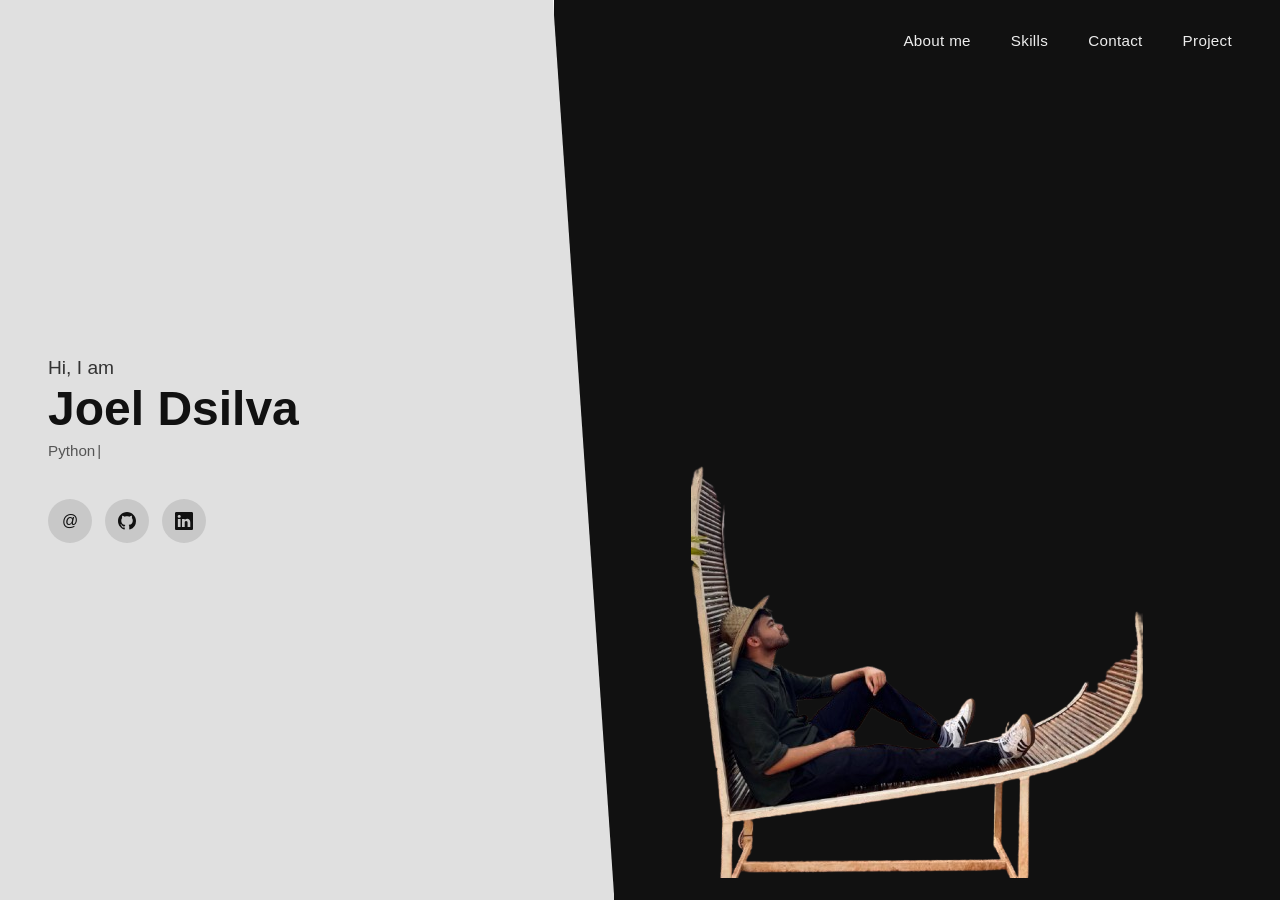
<file: templates/index.html>
<!DOCTYPE html>
<html lang="en">
<head>
    <meta charset="UTF-8">
    <meta name="viewport" content="width=device-width, initial-scale=1.0">
    <title>Personal Portfolio</title>
    <link rel="stylesheet" href="/static/style.css">
</head>
<body>
    <nav>
    <div class="container">
      <div class="left">
        <p class="greeting">Hi, I am</p>
        <h1>Joel Dsilva</h1>
        <p class="role">Python Django Backend Developer | Fresher</p>
        <div class="social-links">
          <a href="mailto:joeldsilva0804@email.com?subject=Hello Joel!" title="Email">@</a>
          <a href="https://github.com/Joel0804" target="_blank" title="GitHub">
            <svg width="18" height="18" fill="currentColor" viewBox="0 0 16 16">
              <path d="M8 0C3.58 0 0 3.58 0 8c0 3.54 2.29 6.53 5.47 7.59.4.07.55-.17.55-.38 0-.19-.01-.82-.01-1.49-2.01.37-2.53-.49-2.69-.94-.09-.23-.48-.94-.82-1.13-.28-.15-.68-.52-.01-.53.63-.01 1.08.58 1.23.82.72 1.21 1.87.87 2.33.66.07-.52.28-.87.51-1.07-1.78-.2-3.64-.89-3.64-3.95 0-.87.31-1.59.82-2.15-.08-.2-.36-1.02.08-2.12 0 0 .67-.21 2.2.82.64-.18 1.32-.27 2-.27.68 0 1.36.09 2 .27 1.53-1.04 2.2-.82 2.2-.82.44 1.1.16 1.92.08 2.12.51.56.82 1.27.82 2.15 0 3.07-1.87 3.75-3.65 3.95.29.25.54.73.54 1.48 0 1.07-.01 1.93-.01 2.2 0 .21.15.46.55.38A8.013 8.013 0 0 0 16 8c0-4.42-3.58-8-8-8z"/>
            </svg>
          </a>
          <a href="https://www.linkedin.com/in/joel-dsilva-855524310/" target="_blank" title="LinkedIn">
            <svg width="18" height="18" fill="currentColor" viewBox="0 0 16 16">
              <path d="M0 1.146C0 .513.526 0 1.175 0h13.65C15.474 0 16 .513 16 1.146v13.708c0 .633-.526 1.146-1.175 1.146H1.175C.526 16 0 15.487 0 14.854V1.146zm4.943 12.248V6.169H2.542v7.225h2.401zm-1.2-8.212c.837 0 1.358-.554 1.358-1.248-.015-.709-.52-1.248-1.342-1.248-.822 0-1.359.54-1.359 1.248 0 .694.521 1.248 1.327 1.248h.016zm4.908 8.212V9.359c0-.216.016-.432.08-.586.173-.431.568-.878 1.232-.878.869 0 1.216.662 1.216 1.634v3.865h2.401V9.25c0-2.22-1.184-3.252-2.764-3.252-1.274 0-1.845.7-2.165 1.193v.025h-.016a5.54 5.54 0 0 1 .016-.025V6.169h-2.4c.03.678 0 7.225 0 7.225h2.4z"/>
            </svg>
          </a>
        </div>
      </div>
      <div class="right">
        <div class="nav-links">
          <a href="/about">About me</a>
          <a href="/skills">Skills</a>
          <a href="/contact">Contact</a>
          <a href="/projects">Project</a>
        </div>
         <div class="hero-photo">
             <img src="/static/joel-removebg-preview.png" alt="Joel Dsilva">
        </div>
      </div>
    </div>
    </nav>
  <script src="/static/main.js"></script>
</body>
</html>
</file>
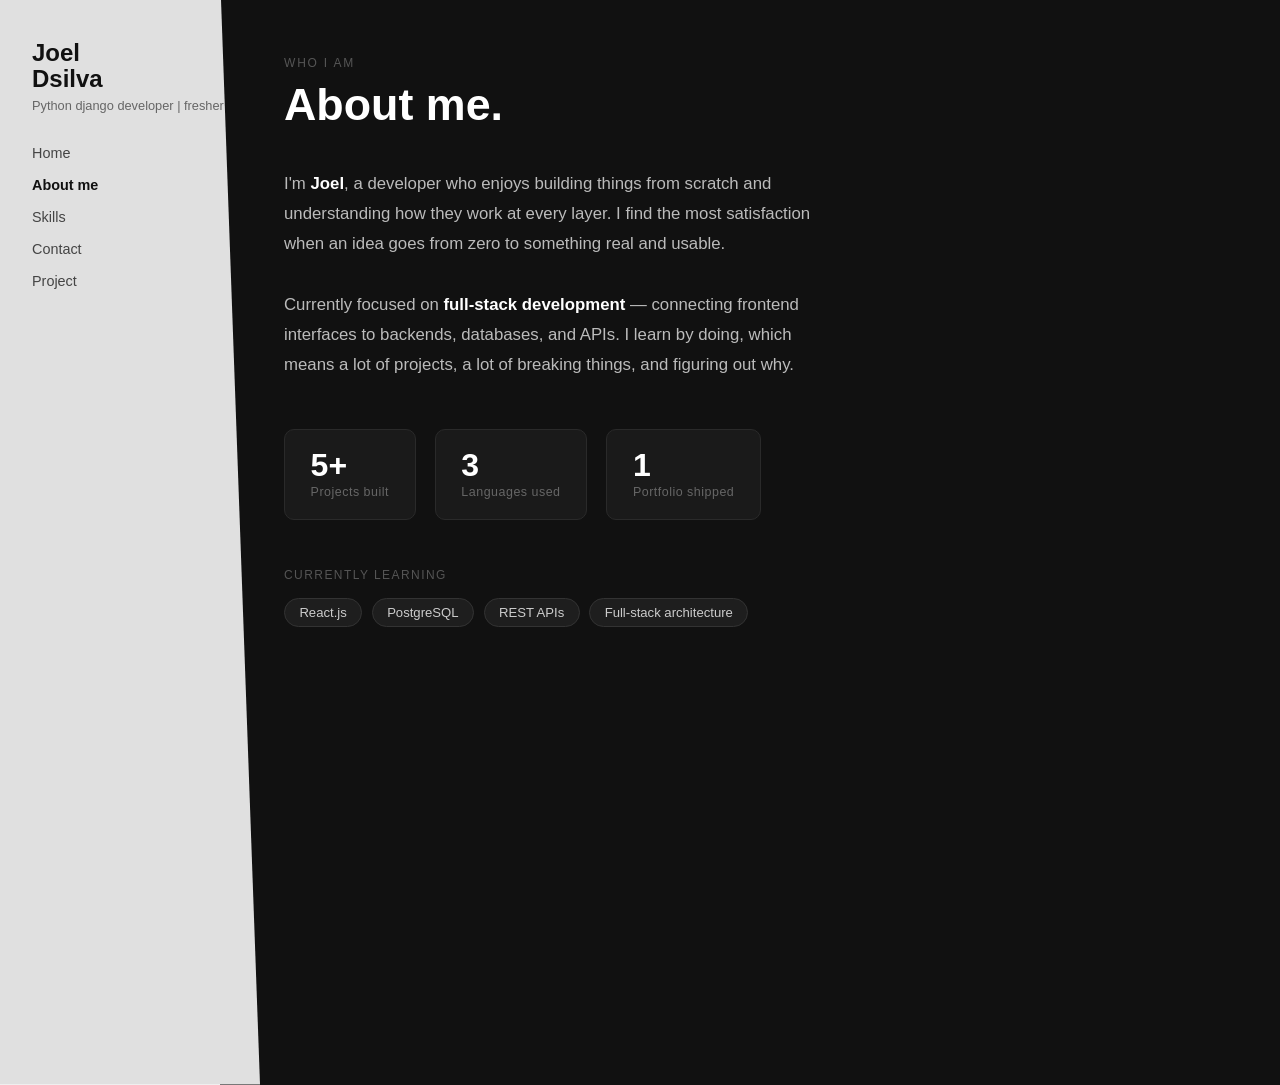
<file: templates/about.html>
<!DOCTYPE html>
<html lang="en">
<head>
  <meta charset="UTF-8">
  <meta name="viewport" content="width=device-width, initial-scale=1.0">
  <title>About — Joel Dsilva</title>
  <link rel="stylesheet" href="/static/style.css">
  <style>
    body { overflow-y: auto; }

    .page-layout {
      min-height: 100vh;
      display: flex;
    }

    /* reuse left sidebar */
    .sidebar {
      width: 260px;
      min-width: 220px;
      background: #e0e0e0;
      display: flex;
      flex-direction: column;
      justify-content: space-between;
      padding: 2.5rem 2rem;
      clip-path: polygon(0 0, 85% 0, 100% 100%, 0 100%);
      z-index: 1;
      position: relative;
    }

    .sidebar-name {
      font-size: 1.5rem;
      font-weight: 900;
      color: #111;
      line-height: 1.1;
      margin-bottom: 0.3rem;
    }

    .sidebar-role {
      font-size: 0.8rem;
      color: #666;
      margin-bottom: 2rem;
    }

    .sidebar-nav {
      display: flex;
      flex-direction: column;
      gap: 1rem;
    }

    .sidebar-nav a {
      color: #444;
      text-decoration: none;
      font-size: 0.9rem;
      transition: color 0.2s;
    }

    .sidebar-nav a:hover,
    .sidebar-nav a.active {
      color: #111;
      font-weight: 700;
    }

    /* main content */
    .main {
      flex: 1;
      background: #111;
      padding: 3.5rem 4rem;
      margin-left: -40px;
      overflow-y: auto;
    }

    .page-label {
      font-size: 0.75rem;
      letter-spacing: 0.15em;
      text-transform: uppercase;
      color: #555;
      margin-bottom: 0.6rem;
    }

    .page-title {
      font-size: 2.8rem;
      font-weight: 900;
      color: #fff;
      line-height: 1.1;
      margin-bottom: 2.5rem;
    }

    .about-bio {
      max-width: 560px;
      color: #bbb;
      font-size: 1.05rem;
      line-height: 1.8;
      margin-bottom: 3rem;
    }

    .about-bio strong {
      color: #fff;
    }

    /* stat cards row */
    .stats {
      display: flex;
      gap: 1.2rem;
      flex-wrap: wrap;
      margin-bottom: 3rem;
    }

    .stat-card {
      background: #1a1a1a;
      border: 1px solid #2a2a2a;
      border-radius: 10px;
      padding: 1.2rem 1.6rem;
      min-width: 130px;
    }

    .stat-number {
      font-size: 2rem;
      font-weight: 900;
      color: #fff;
      line-height: 1;
    }

    .stat-label {
      font-size: 0.78rem;
      color: #666;
      margin-top: 0.3rem;
      letter-spacing: 0.04em;
    }

    /* currently learning */
    .section-heading {
      font-size: 0.75rem;
      letter-spacing: 0.12em;
      text-transform: uppercase;
      color: #555;
      margin-bottom: 1rem;
    }

    .tags {
      display: flex;
      flex-wrap: wrap;
      gap: 0.6rem;
    }

    .tag {
      background: #1e1e1e;
      border: 1px solid #333;
      color: #ccc;
      font-size: 0.82rem;
      padding: 0.4rem 0.9rem;
      border-radius: 20px;
    }
  </style>
</head>
<body>
  <div class="page-layout">

    <!-- Sidebar -->
    <aside class="sidebar">
      <div>
        <p class="sidebar-name">Joel<br>Dsilva</p>
        <p class="sidebar-role">Python django developer | fresher</p>
      </div>
      <nav class="sidebar-nav">
        <a href="/">Home</a>
        <a href="/about" class="active">About me</a>
        <a href="/skills">Skills</a>
        <a href="/contact">Contact</a>
        <a href="/projects">Project</a>
      </nav>
    </aside>

    <!-- Main content -->
    <main class="main">

      <p class="page-label fade-in">Who I am</p>
      <h1 class="page-title fade-in delay-1">About me.</h1>

      <p class="about-bio fade-in delay-2">
        I'm <strong>Joel</strong>, a developer who enjoys building things from scratch
        and understanding how they work at every layer. I find the most satisfaction
        when an idea goes from zero to something real and usable.<br><br>
        Currently focused on <strong>full-stack development</strong> — connecting
        frontend interfaces to backends, databases, and APIs. I learn by doing,
        which means a lot of projects, a lot of breaking things, and figuring out why.
      </p>

      <div class="stats fade-in delay-3">
        <div class="stat-card">
          <div class="stat-number">5+</div>
          <div class="stat-label">Projects built</div>
        </div>
        <div class="stat-card">
          <div class="stat-number">3</div>
          <div class="stat-label">Languages used</div>
        </div>
        <div class="stat-card">
          <div class="stat-number">1</div>
          <div class="stat-label">Portfolio shipped</div>
        </div>
      </div>

      <p class="section-heading fade-in delay-4">Currently learning</p>
      <div class="tags fade-in delay-4">
        <span class="tag">React.js</span>
        <span class="tag">PostgreSQL</span>
        <span class="tag">REST APIs</span>
        <span class="tag">Full-stack architecture</span>
      </div>

    </main>
  </div>

  <script src="/static/main.js"></script>
</body>
</html>
</file>
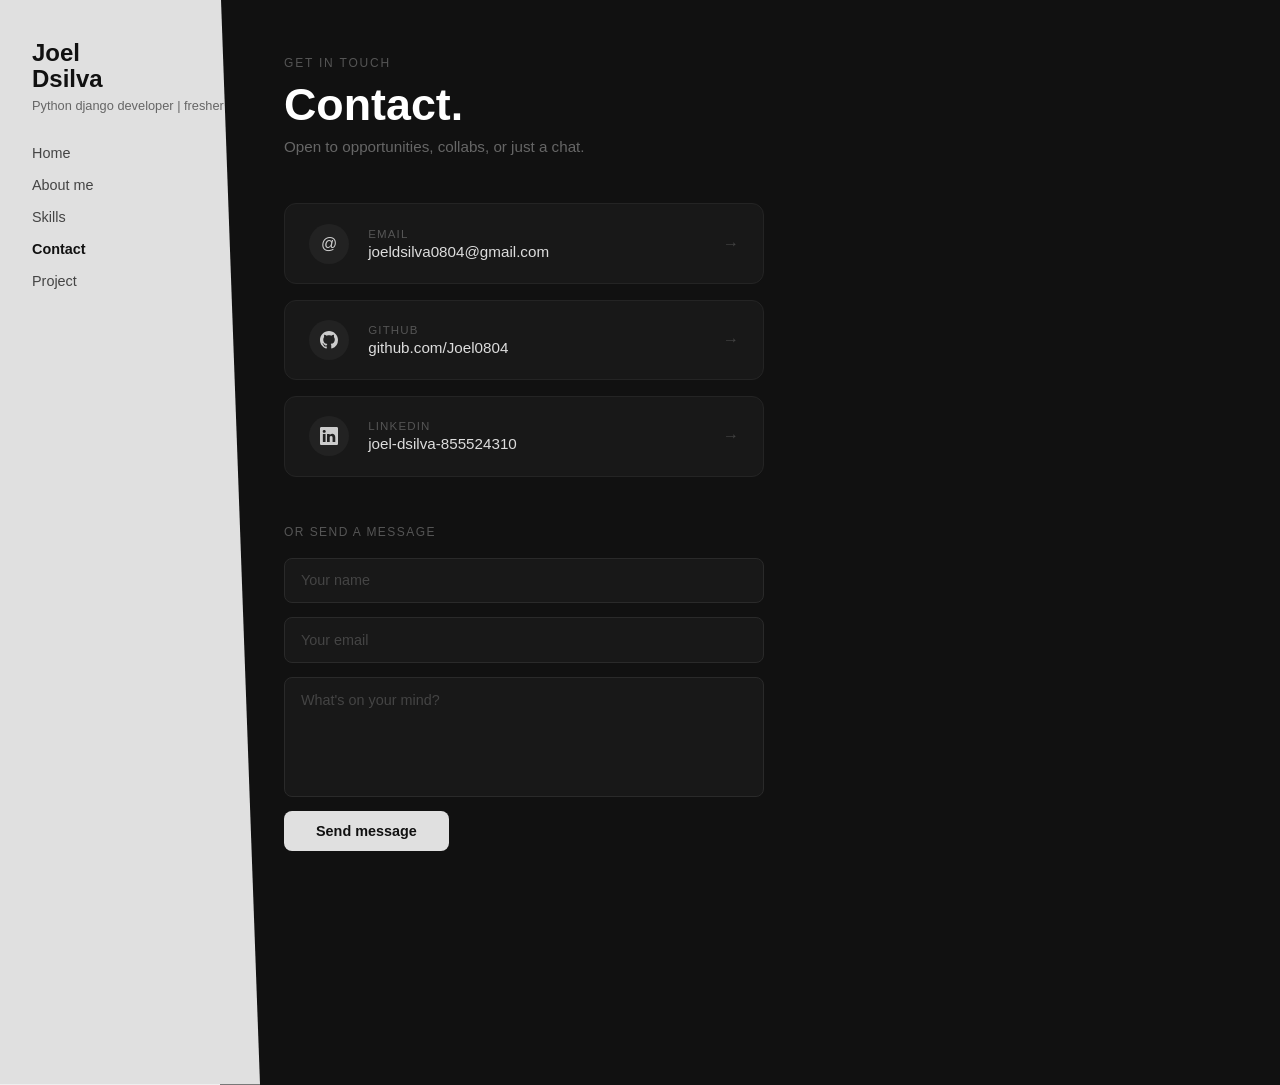
<file: templates/contact.html>
<!DOCTYPE html>
<html lang="en">
<head>
  <meta charset="UTF-8">
  <meta name="viewport" content="width=device-width, initial-scale=1.0">
  <title>Contact — Joel Dsilva</title>
  <link rel="stylesheet" href="/static/style.css">
  <style>
    body { overflow-y: auto; }

    .page-layout {
      min-height: 100vh;
      display: flex;
    }

    .sidebar {
      width: 260px;
      min-width: 220px;
      background: #e0e0e0;
      display: flex;
      flex-direction: column;
      justify-content: space-between;
      padding: 2.5rem 2rem;
      clip-path: polygon(0 0, 85% 0, 100% 100%, 0 100%);
      z-index: 1;
      position: relative;
    }

    .sidebar-name {
      font-size: 1.5rem;
      font-weight: 900;
      color: #111;
      line-height: 1.1;
      margin-bottom: 0.3rem;
    }

    .sidebar-role {
      font-size: 0.8rem;
      color: #666;
      margin-bottom: 2rem;
    }

    .sidebar-nav {
      display: flex;
      flex-direction: column;
      gap: 1rem;
    }

    .sidebar-nav a {
      color: #444;
      text-decoration: none;
      font-size: 0.9rem;
      transition: color 0.2s;
    }

    .sidebar-nav a:hover,
    .sidebar-nav a.active {
      color: #111;
      font-weight: 700;
    }

    .main {
      flex: 1;
      background: #111;
      padding: 3.5rem 4rem;
      margin-left: -40px;
      overflow-y: auto;
    }

    .page-label {
      font-size: 0.75rem;
      letter-spacing: 0.15em;
      text-transform: uppercase;
      color: #555;
      margin-bottom: 0.6rem;
    }

    .page-title {
      font-size: 2.8rem;
      font-weight: 900;
      color: #fff;
      line-height: 1.1;
      margin-bottom: 0.6rem;
    }

    .page-subtitle {
      color: #666;
      font-size: 0.95rem;
      margin-bottom: 3rem;
    }

    /* Contact cards */
    .contact-cards {
      display: flex;
      flex-direction: column;
      gap: 1rem;
      max-width: 480px;
      margin-bottom: 3rem;
    }

    .contact-card {
      display: flex;
      align-items: center;
      gap: 1.2rem;
      background: #181818;
      border: 1px solid #242424;
      border-radius: 12px;
      padding: 1.2rem 1.5rem;
      text-decoration: none;
      transition: border-color 0.2s, background 0.2s;
    }

    .contact-card:hover {
      border-color: #444;
      background: #1e1e1e;
    }

    .contact-icon {
      width: 40px;
      height: 40px;
      background: #222;
      border-radius: 50%;
      display: flex;
      align-items: center;
      justify-content: center;
      color: #ccc;
      flex-shrink: 0;
      font-size: 1rem;
    }

    .contact-info {
      display: flex;
      flex-direction: column;
    }

    .contact-type {
      font-size: 0.72rem;
      letter-spacing: 0.1em;
      text-transform: uppercase;
      color: #555;
      margin-bottom: 0.2rem;
    }

    .contact-value {
      color: #ddd;
      font-size: 0.95rem;
    }

    .contact-arrow {
      margin-left: auto;
      color: #444;
      font-size: 1rem;
    }

    /* Simple contact form */
    .form-heading {
      font-size: 0.75rem;
      letter-spacing: 0.12em;
      text-transform: uppercase;
      color: #555;
      margin-bottom: 1.2rem;
    }

    .contact-form {
      display: flex;
      flex-direction: column;
      gap: 0.9rem;
      max-width: 480px;
    }

    .contact-form input,
    .contact-form textarea {
      background: #181818;
      border: 1px solid #2a2a2a;
      border-radius: 8px;
      padding: 0.85rem 1rem;
      color: #ddd;
      font-family: 'Segoe UI', sans-serif;
      font-size: 0.9rem;
      outline: none;
      transition: border-color 0.2s;
      resize: none;
    }

    .contact-form input::placeholder,
    .contact-form textarea::placeholder {
      color: #444;
    }

    .contact-form input:focus,
    .contact-form textarea:focus {
      border-color: #555;
    }

    .contact-form textarea {
      height: 120px;
    }

    .submit-btn {
      align-self: flex-start;
      background: #e0e0e0;
      color: #111;
      border: none;
      border-radius: 8px;
      padding: 0.75rem 2rem;
      font-size: 0.9rem;
      font-weight: 700;
      cursor: pointer;
      transition: background 0.2s;
    }

    .submit-btn:hover {
      background: #fff;
    }

    .form-note {
      font-size: 0.78rem;
      color: #444;
      margin-top: 0.3rem;
    }
  </style>
</head>
<body>
  <div class="page-layout">

    <aside class="sidebar">
      <div>
        <p class="sidebar-name">Joel<br>Dsilva</p>
        <p class="sidebar-role">Python django developer | fresher</p>
      </div>
      <nav class="sidebar-nav">
        <a href="/">Home</a>
        <a href="/about">About me</a>
        <a href="/skills">Skills</a>
        <a href="/contact" class="active">Contact</a>
        <a href="/projects">Project</a>
      </nav>
    </aside>

    <main class="main">

      <p class="page-label fade-in">Get in touch</p>
      <h1 class="page-title fade-in delay-1">Contact.</h1>
      <p class="page-subtitle fade-in delay-2">Open to opportunities, collabs, or just a chat.</p>

      <!-- Direct contact cards -->
      <div class="contact-cards">
        <a href="mailto:joeldsilva0804@gmail.com" class="contact-card fade-in delay-2">
          <div class="contact-icon">@</div>
          <div class="contact-info">
            <span class="contact-type">Email</span>
            <span class="contact-value">joeldsilva0804@gmail.com</span>
          </div>
          <span class="contact-arrow">→</span>
        </a>

        <a href="https://github.com/Joel0804" target="_blank" class="contact-card fade-in delay-3">
          <div class="contact-icon">
            <svg width="18" height="18" fill="currentColor" viewBox="0 0 16 16">
              <path d="M8 0C3.58 0 0 3.58 0 8c0 3.54 2.29 6.53 5.47 7.59.4.07.55-.17.55-.38 0-.19-.01-.82-.01-1.49-2.01.37-2.53-.49-2.69-.94-.09-.23-.48-.94-.82-1.13-.28-.15-.68-.52-.01-.53.63-.01 1.08.58 1.23.82.72 1.21 1.87.87 2.33.66.07-.52.28-.87.51-1.07-1.78-.2-3.64-.89-3.64-3.95 0-.87.31-1.59.82-2.15-.08-.2-.36-1.02.08-2.12 0 0 .67-.21 2.2.82.64-.18 1.32-.27 2-.27.68 0 1.36.09 2 .27 1.53-1.04 2.2-.82 2.2-.82.44 1.1.16 1.92.08 2.12.51.56.82 1.27.82 2.15 0 3.07-1.87 3.75-3.65 3.95.29.25.54.73.54 1.48 0 1.07-.01 1.93-.01 2.2 0 .21.15.46.55.38A8.013 8.013 0 0 0 16 8c0-4.42-3.58-8-8-8z"/>
            </svg>
          </div>
          <div class="contact-info">
            <span class="contact-type">GitHub</span>
            <span class="contact-value">github.com/Joel0804</span>
          </div>
          <span class="contact-arrow">→</span>
        </a>

        <a href="https://www.linkedin.com/in/joel-dsilva-855524310/" target="_blank" class="contact-card fade-in delay-4">
          <div class="contact-icon">
            <svg width="18" height="18" fill="currentColor" viewBox="0 0 16 16">
              <path d="M0 1.146C0 .513.526 0 1.175 0h13.65C15.474 0 16 .513 16 1.146v13.708c0 .633-.526 1.146-1.175 1.146H1.175C.526 16 0 15.487 0 14.854V1.146zm4.943 12.248V6.169H2.542v7.225h2.401zm-1.2-8.212c.837 0 1.358-.554 1.358-1.248-.015-.709-.52-1.248-1.342-1.248-.822 0-1.359.54-1.359 1.248 0 .694.521 1.248 1.327 1.248h.016zm4.908 8.212V9.359c0-.216.016-.432.08-.586.173-.431.568-.878 1.232-.878.869 0 1.216.662 1.216 1.634v3.865h2.401V9.25c0-2.22-1.184-3.252-2.764-3.252-1.274 0-1.845.7-2.165 1.193v.025h-.016a5.54 5.54 0 0 1 .016-.025V6.169h-2.4c.03.678 0 7.225 0 7.225h2.4z"/>
            </svg>
          </div>
          <div class="contact-info">
            <span class="contact-type">LinkedIn</span>
            <span class="contact-value">joel-dsilva-855524310</span>
          </div>
          <span class="contact-arrow">→</span>
        </a>
      </div>

      <!-- Contact form -->
      <p class="form-heading fade-in">Or send a message</p>
      <div class="contact-form fade-in delay-1">
        <input type="text" placeholder="Your name" id="contact-name">
        <input type="email" placeholder="Your email" id="contact-email">
        <textarea placeholder="What's on your mind?" id="contact-message"></textarea>
        <button class="submit-btn" id="submit-btn">Send message</button>
        <p class="form-note" id="form-note"></p>
      </div>

    </main>
  </div>
  <script src="/static/main.js"></script>
  <script src="/static/contact.js"></script>
</body>
</html>
</file>
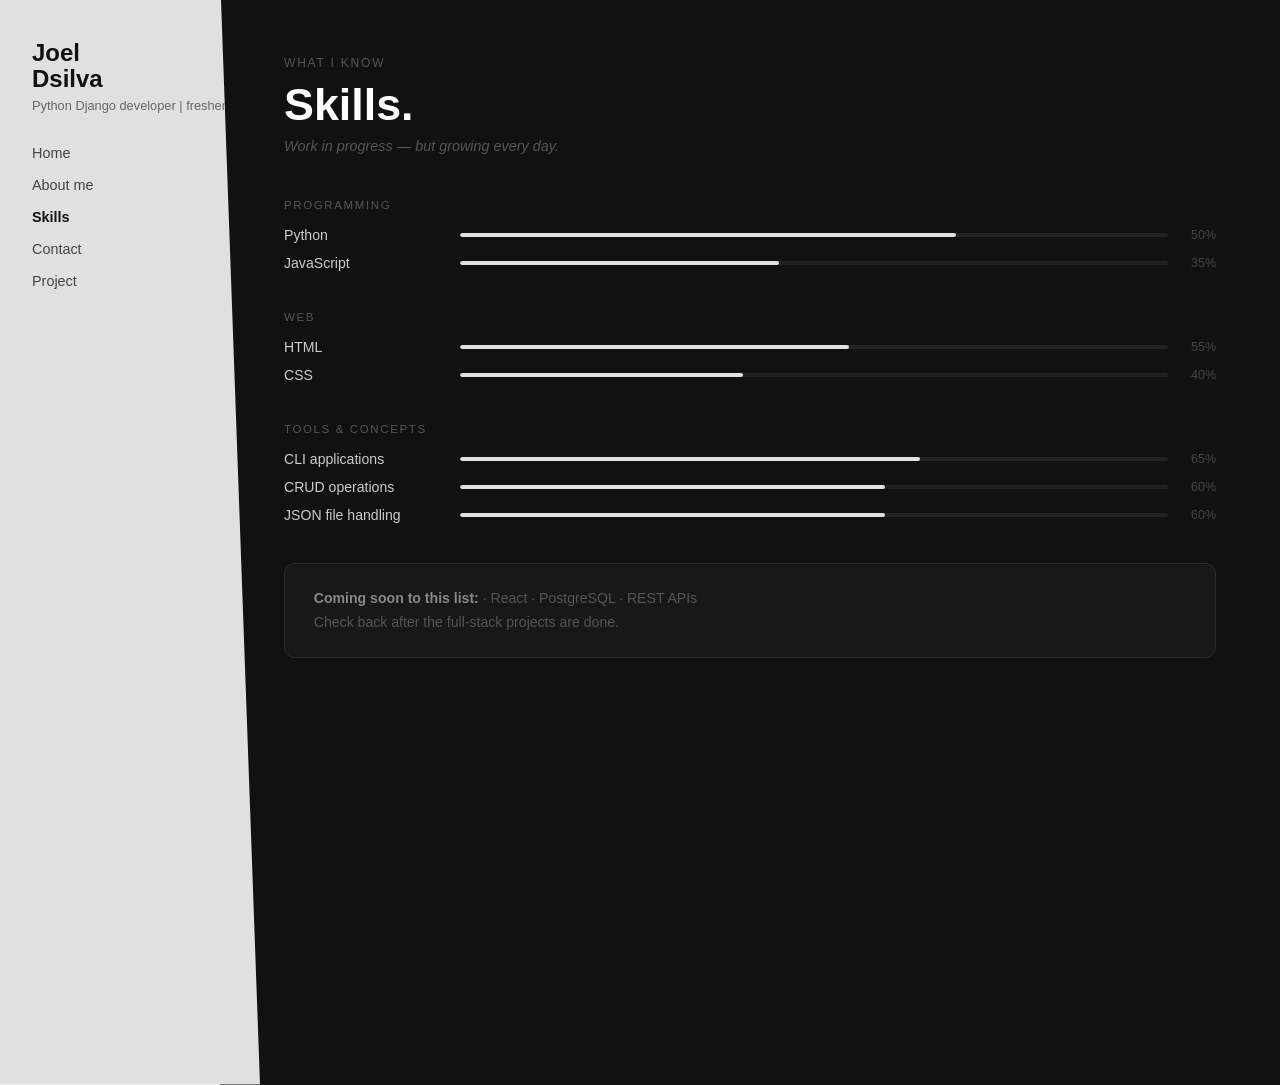
<file: templates/skills.html>
<!DOCTYPE html>
<html lang="en">
<head>
  <meta charset="UTF-8">
  <meta name="viewport" content="width=device-width, initial-scale=1.0">
  <title>Skills — Joel Dsilva</title>
  <link rel="stylesheet" href="/static/style.css">
  <style>
    body { overflow-y: auto; }

    .page-layout {
      min-height: 100vh;
      display: flex;
    }

    .sidebar {
      width: 260px;
      min-width: 220px;
      background: #e0e0e0;
      display: flex;
      flex-direction: column;
      justify-content: space-between;
      padding: 2.5rem 2rem;
      clip-path: polygon(0 0, 85% 0, 100% 100%, 0 100%);
      z-index: 1;
      position: relative;
    }

    .sidebar-name {
      font-size: 1.5rem;
      font-weight: 900;
      color: #111;
      line-height: 1.1;
      margin-bottom: 0.3rem;
    }

    .sidebar-role {
      font-size: 0.8rem;
      color: #666;
      margin-bottom: 2rem;
    }

    .sidebar-nav {
      display: flex;
      flex-direction: column;
      gap: 1rem;
    }

    .sidebar-nav a {
      color: #444;
      text-decoration: none;
      font-size: 0.9rem;
      transition: color 0.2s;
    }

    .sidebar-nav a:hover,
    .sidebar-nav a.active {
      color: #111;
      font-weight: 700;
    }

    .main {
      flex: 1;
      background: #111;
      padding: 3.5rem 4rem;
      margin-left: -40px;
      overflow-y: auto;
    }

    .page-label {
      font-size: 0.75rem;
      letter-spacing: 0.15em;
      text-transform: uppercase;
      color: #555;
      margin-bottom: 0.6rem;
    }

    .page-title {
      font-size: 2.8rem;
      font-weight: 900;
      color: #fff;
      line-height: 1.1;
      margin-bottom: 0.6rem;
    }

    .page-subtitle {
      color: #555;
      font-size: 0.9rem;
      margin-bottom: 2.8rem;
      font-style: italic;
    }

    /* skill category */
    .skill-group {
      margin-bottom: 2.5rem;
    }

    .skill-group-label {
      font-size: 0.72rem;
      letter-spacing: 0.14em;
      text-transform: uppercase;
      color: #555;
      margin-bottom: 1rem;
    }

    .skill-list {
      display: flex;
      flex-direction: column;
      gap: 0.75rem;
    }

    /* each skill row: name + bar */
    .skill-item {
      display: flex;
      align-items: center;
      gap: 1rem;
    }

    .skill-name {
      color: #ccc;
      font-size: 0.88rem;
      width: 160px;
      flex-shrink: 0;
    }

    .skill-bar-track {
      flex: 1;
      height: 4px;
      background: #222;
      border-radius: 4px;
      overflow: hidden;
    }

    .skill-bar-fill {
      height: 100%;
      background: #e0e0e0;
      border-radius: 4px;
      width: 0;
      transition: width 1s ease;
    }

    /* grow bars when .visible is added by JS */
    .skill-item.visible .skill-bar-fill {
      width: var(--fill);
    }

    .skill-percent {
      color: #444;
      font-size: 0.78rem;
      width: 32px;
      text-align: right;
      flex-shrink: 0;
    }

    /* upcoming skills banner */
    .coming-soon {
      margin-top: 1rem;
      background: #181818;
      border: 1px solid #2a2a2a;
      border-radius: 10px;
      padding: 1.4rem 1.8rem;
      color: #555;
      font-size: 0.88rem;
      line-height: 1.7;
    }

    .coming-soon strong {
      color: #888;
    }
  </style>
</head>
<body>
  <div class="page-layout">

    <aside class="sidebar">
      <div>
        <p class="sidebar-name">Joel<br>Dsilva</p>
        <p class="sidebar-role">Python Django developer | fresher</p>
      </div>
      <nav class="sidebar-nav">
        <a href="/">Home</a>
        <a href="/about">About me</a>
        <a href="/skills" class="active">Skills</a>
        <a href="/contact">Contact</a>
        <a href="/projects">Project</a>
      </nav>
    </aside>

    <main class="main">

      <p class="page-label fade-in">What I know</p>
      <h1 class="page-title fade-in delay-1">Skills.</h1>
      <p class="page-subtitle fade-in delay-2">Work in progress — but growing every day.</p>

      <!-- Group 1 -->
      <div class="skill-group fade-in delay-2">
        <p class="skill-group-label">Programming</p>
        <div class="skill-list">
          <div class="skill-item fade-in" style="--fill: 70%">
            <span class="skill-name">Python</span>
            <div class="skill-bar-track"><div class="skill-bar-fill"></div></div>
            <span class="skill-percent">50%</span>
          </div>
          <div class="skill-item fade-in delay-1" style="--fill: 45%">
            <span class="skill-name">JavaScript</span>
            <div class="skill-bar-track"><div class="skill-bar-fill"></div></div>
            <span class="skill-percent">35%</span>
          </div>
        </div>
      </div>

      <!-- Group 2 -->
      <div class="skill-group fade-in delay-3">
        <p class="skill-group-label">Web</p>
        <div class="skill-list">
          <div class="skill-item fade-in" style="--fill: 55%">
            <span class="skill-name">HTML</span>
            <div class="skill-bar-track"><div class="skill-bar-fill"></div></div>
            <span class="skill-percent">55%</span>
          </div>
          <div class="skill-item fade-in delay-1" style="--fill: 40%">
            <span class="skill-name">CSS</span>
            <div class="skill-bar-track"><div class="skill-bar-fill"></div></div>
            <span class="skill-percent">40%</span>
          </div>
        </div>
      </div>

      <!-- Group 3 -->
      <div class="skill-group fade-in delay-4">
        <p class="skill-group-label">Tools & concepts</p>
        <div class="skill-list">
          <div class="skill-item fade-in" style="--fill: 65%">
            <span class="skill-name">CLI applications</span>
            <div class="skill-bar-track"><div class="skill-bar-fill"></div></div>
            <span class="skill-percent">65%</span>
          </div>
          <div class="skill-item fade-in delay-1" style="--fill: 60%">
            <span class="skill-name">CRUD operations</span>
            <div class="skill-bar-track"><div class="skill-bar-fill"></div></div>
            <span class="skill-percent">60%</span>
          </div>
          <div class="skill-item fade-in delay-2" style="--fill: 60%">
            <span class="skill-name">JSON file handling</span>
            <div class="skill-bar-track"><div class="skill-bar-fill"></div></div>
            <span class="skill-percent">60%</span>
          </div>
        </div>
      </div>

      <div class="coming-soon fade-in delay-4">
        <strong>Coming soon to this list:</strong> · React · PostgreSQL · REST APIs<br>
        Check back after the full-stack projects are done.
      </div>

    </main>
  </div>

  <script src="/static/main.js"></script>
  <script>
    // Skill bars need a special observer that also triggers the CSS --fill animation
    const skillItems = document.querySelectorAll('.skill-item');
    const barObserver = new IntersectionObserver((entries) => {
      entries.forEach(entry => {
        if (entry.isIntersecting) {
          entry.target.classList.add('visible');
          barObserver.unobserve(entry.target);
        }
      });
    }, { threshold: 0.2 });

    skillItems.forEach(item => barObserver.observe(item));
  </script>
</body>
</html>
</file>
<file: static/style.css>
* {
  margin: 0;
  padding: 0;
  box-sizing: border-box;
}

body {
  font-family: 'Segoe UI', sans-serif;
  height: 100vh;
  overflow: hidden;
}

nav, .container {
  display: flex;
  height: 100vh;
  width: 100%;
}

/* LEFT gray panel */
.left {
  width: 48%;
  background: #e0e0e0;
  padding: 2rem 3rem;
  display: flex;
  flex-direction: column;
  justify-content: center;
  clip-path: polygon(0 0, 90% 0, 100% 100%, 0 100%);
  z-index: 1;
  position: relative;
}

.greeting {
  font-size: 1.2rem;
  font-weight: 400;
  color: #333;
  margin-bottom: 0.2rem;
}

.left h1 {
  font-size: 3rem;
  font-weight: 900;
  color: #111;
  line-height: 1.1;
  margin-bottom: 0.4rem;
}

.role {
  font-size: 0.95rem;
  color: #555;
  margin-bottom: 2.5rem;
}

/* Social icon circles */
.social-links {
  display: flex;
  gap: 0.8rem;
}

.social-links a {
  width: 44px;
  height: 44px;
  border-radius: 50%;
  background: #c8c8c8;
  display: flex;
  align-items: center;
  justify-content: center;
  text-decoration: none;
  color: #111;
  font-size: 1rem;
  transition: background 0.2s;
}

.social-links a:hover {
  background: #aaa;
}

/* RIGHT dark panel */
.right {
  flex: 1;
  background: #111;
  display: flex;
  flex-direction: column;
  justify-content: space-between;
  padding: 2rem 3rem;
  margin-left: -60px; 
  z-index: 0;  
  overflow: hidden;
}

.hero-photo {
  display: flex;
  justify-content: center;
  align-items: flex-end;
  width: 100%;
  flex: 1;
  padding-bottom: 0; 
}

.hero-photo img {
  max-height: 85vh;
  width: auto;
  object-fit: contain;
  object-position: bottom;
  display: block;
  margin: 0 auto;
  position: relative;
  bottom: -10px;
}

/* Nav links horizontal at the top right */
.nav-links {
  display: flex;
  flex-direction: row;
  gap: 2.5rem;
  justify-content: flex-end;
  align-items: center;
}

.nav-links a {
  color: #eee;
  text-decoration: none;
  font-size: 0.95rem;
  font-weight: 400;    /* ← lighter, matching the reference */
  letter-spacing: 0.02em;
}

.nav-links a:hover {
  color: #fff;
}

/* =============================================
   APPEND THESE TO YOUR EXISTING style.css
   ============================================= */

/* Blinking cursor for typing animation */
.typing-cursor::after {
  content: "|";
  display: inline-block;
  margin-left: 2px;
  color: #555;
  animation: blink 0.75s step-end infinite;
}

@keyframes blink {
  0%, 100% { opacity: 1; }
  50%       { opacity: 0; }
}

/* Scroll-triggered fade-in base state */
.fade-in {
  opacity: 0;
  transform: translateY(24px);
  transition: opacity 0.6s ease, transform 0.6s ease;
}

.fade-in.visible {
  opacity: 1;
  transform: translateY(0);
}

/* Stagger siblings — add delay-1, delay-2, delay-3 to elements */
.fade-in.delay-1 { transition-delay: 0.1s; }
.fade-in.delay-2 { transition-delay: 0.2s; }
.fade-in.delay-3 { transition-delay: 0.3s; }
.fade-in.delay-4 { transition-delay: 0.4s; }

/* Active nav link */
.nav-links a.active {
  color: #fff;
  border-bottom: 1px solid rgba(255,255,255,0.5);
  padding-bottom: 2px;
}

/* Hero image fade-in on load */
.hero-photo img {
  animation: slideUp 0.9s ease 0.4s both;
}

@keyframes slideUp {
  from {
    opacity: 0;
    transform: translateY(30px);
  }
  to {
    opacity: 1;
    transform: translateY(0);
  }
}
</file>
